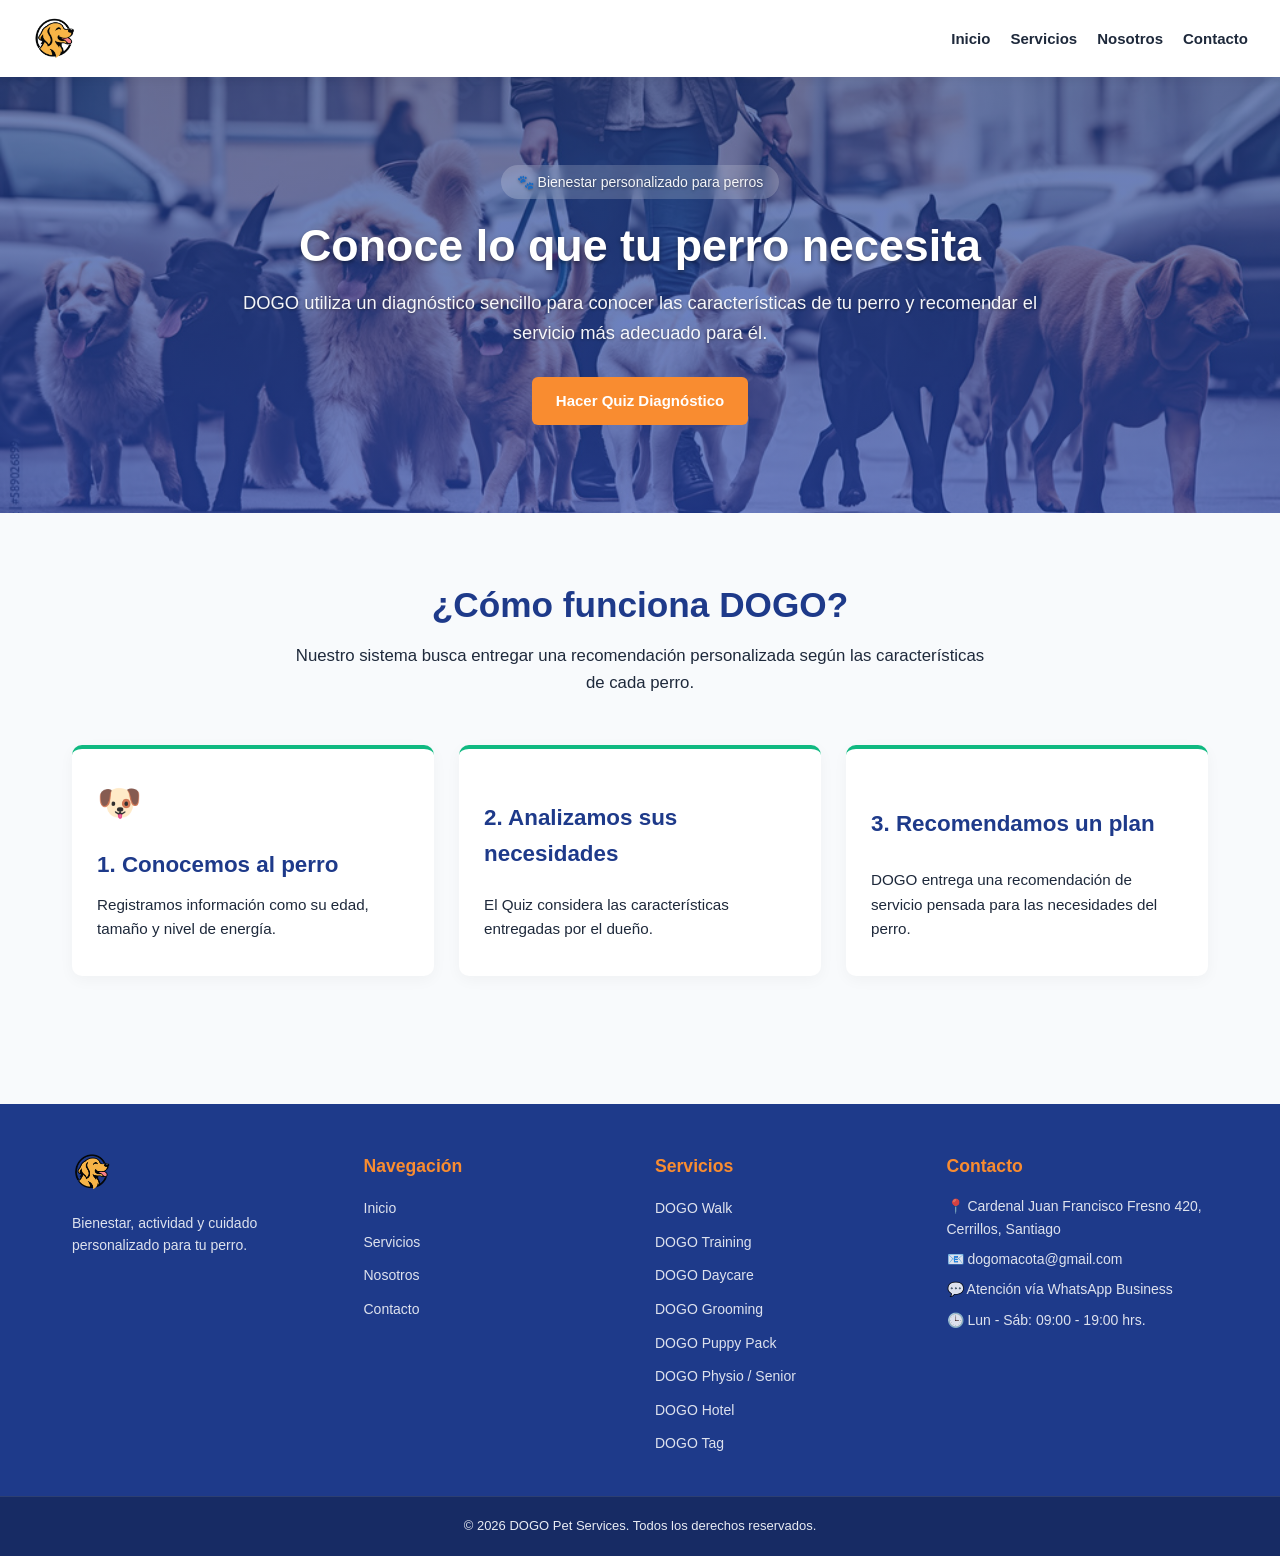
<file: index.html>
<!DOCTYPE html>

<html lang="es">

<head>
    <meta charset="UTF-8">
    <meta name="viewport" content="width=device-width, initial-scale=1.0">

<title>DOGO - Bienestar Canino</title>

<link rel="stylesheet" href="css/style.css">
<script src="js/script.js" defer></script>


</head>

<body>

<header class="navbar">


<div class="logo">
  <img src="img/logo.png" alt="Logo DOGO">
</div>

<nav>
    <a href="index.html">Inicio</a>
    <a href="servicios.html">Servicios</a>
    <a href="nosotros.html">Nosotros</a>
    <a href="contacto.html">Contacto</a>

</nav>


</header>

<main>

<section class="hero">

    <div class="hero-content">

        <p class="badge">
            🐾 Bienestar personalizado para perros
        </p>

        <h1>
            Conoce lo que tu perro necesita
        </h1>

        <p>
            DOGO utiliza un diagnóstico sencillo para conocer
            las características de tu perro y recomendar el
            servicio más adecuado para él.
        </p>

        <a href="quiz.html" class="btn">
            Hacer Quiz Diagnóstico
        </a>

    </div>

</section>

<section class="section">

    <h1>¿Cómo funciona DOGO?</h1>

    <p class="section-text">
        Nuestro sistema busca entregar una recomendación
        personalizada según las características de cada perro.
    </p>

    <div class="cards">

        <div class="card">

            <div class="card-icon">🐶</div>

            <h2>1. Conocemos al perro</h2>

            <p>
                Registramos información como su edad,
                tamaño y nivel de energía.
            </p>

        </div>

        <div class="card">

            <div class="card-icon"></div>

            <h2>2. Analizamos sus necesidades</h2>

            <p>
                El Quiz considera las características
                entregadas por el dueño.
            </p>

        </div>

        <div class="card">

            <div class="card-icon"></div>

            <h2>3. Recomendamos un plan</h2>

            <p>
                DOGO entrega una recomendación de servicio
                pensada para las necesidades del perro.
            </p>

        </div>

    </div>

</section>


</main>
<footer>
    <div class="footer-container">
        
        <div class="footer-col footer-logo">
            <img src="img/logo.png" alt="Logo DOGO">
            <p>Bienestar, actividad y cuidado personalizado para tu perro.</p>
        </div>

        <div class="footer-col">
            <h4>Navegación</h4>
            <ul>
                <li><a href="index.html">Inicio</a></li>
                <li><a href="servicios.html">Servicios</a></li>
                <li><a href="nosotros.html">Nosotros</a></li>
                <li><a href="contacto.html">Contacto</a></li>

            </ul>
        </div>

        <div class="footer-col">
            <h4>Servicios</h4>
            <ul>
                <li><a href="servicios.html">DOGO Walk</a></li>
                <li><a href="servicios.html">DOGO Training</a></li>
                <li><a href="servicios.html">DOGO Daycare</a></li>
                <li><a href="servicios.html">DOGO Grooming</a></li>
                <li><a href="servicios.html">DOGO Puppy Pack</a></li>
                <li><a href="servicios.html">DOGO Physio / Senior</a></li>
                <li><a href="servicios.html">DOGO Hotel</a></li>
                <li><a href="servicios.html">DOGO Tag</a></li>
            </ul>
        </div>

        <div class="footer-col">
            <h4>Contacto</h4>
            <p>📍 Cardenal Juan Francisco Fresno 420, Cerrillos, Santiago</p>
            <p>📧 dogomacota@gmail.com</p>
            <p>💬 Atención vía WhatsApp Business</p>
            <p>🕒 Lun - Sáb: 09:00 - 19:00 hrs.</p>
            
            <!-- Mini mapa integrado en footer -->
            <div style="margin-top: 10px; border-radius: 6px; overflow: hidden;">
                <iframe 
                title="Mapa Footer DOGO"
                width="100%" 
                height="110" 
                style="border:0; display:block;" 
                allowfullscreen="" 
                loading="lazy" 
                src="https://www.google.com/maps/embed?pb=!1m18!1m12!1m3!1d3328.654578125432!2d-70.715!3d-33.515!2m3!1f0!2f0!3f0!3m2!1i1024!2i768!4f13.1!3m3!1m2!1s0x9662c26b00000001%3A0x0!2sCardenal%20Juan%20Francisco%20Fresno%2C%20Cerrillos%2C%20Santiago%2C%20Chile!5e0!3m2!1ses!2scl!4v1710000000000">
                </iframe>
            </div>
        </div>

    </div>

    
    <div class="footer-bottom">
        <p>© 2026 DOGO Pet Services. Todos los derechos reservados.</p>
    </div>
</footer>


</body>
</html>
</file>
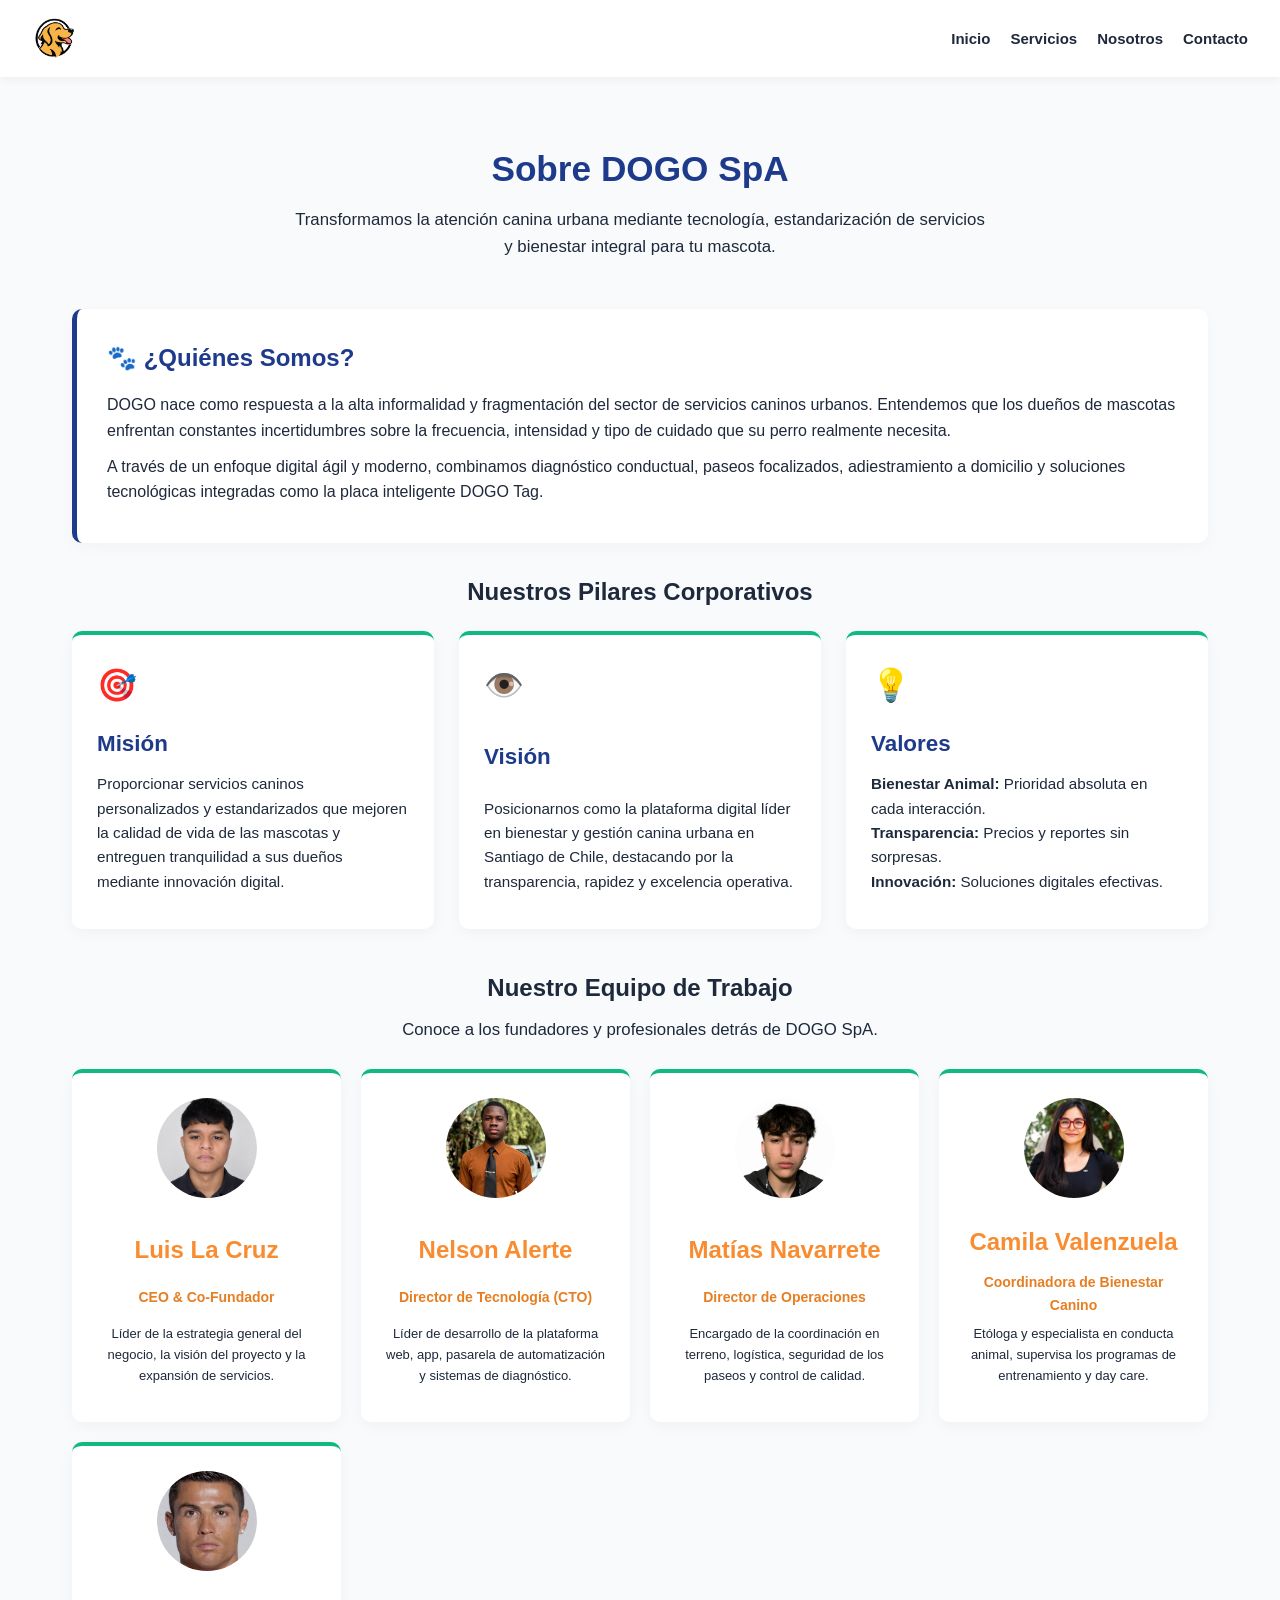
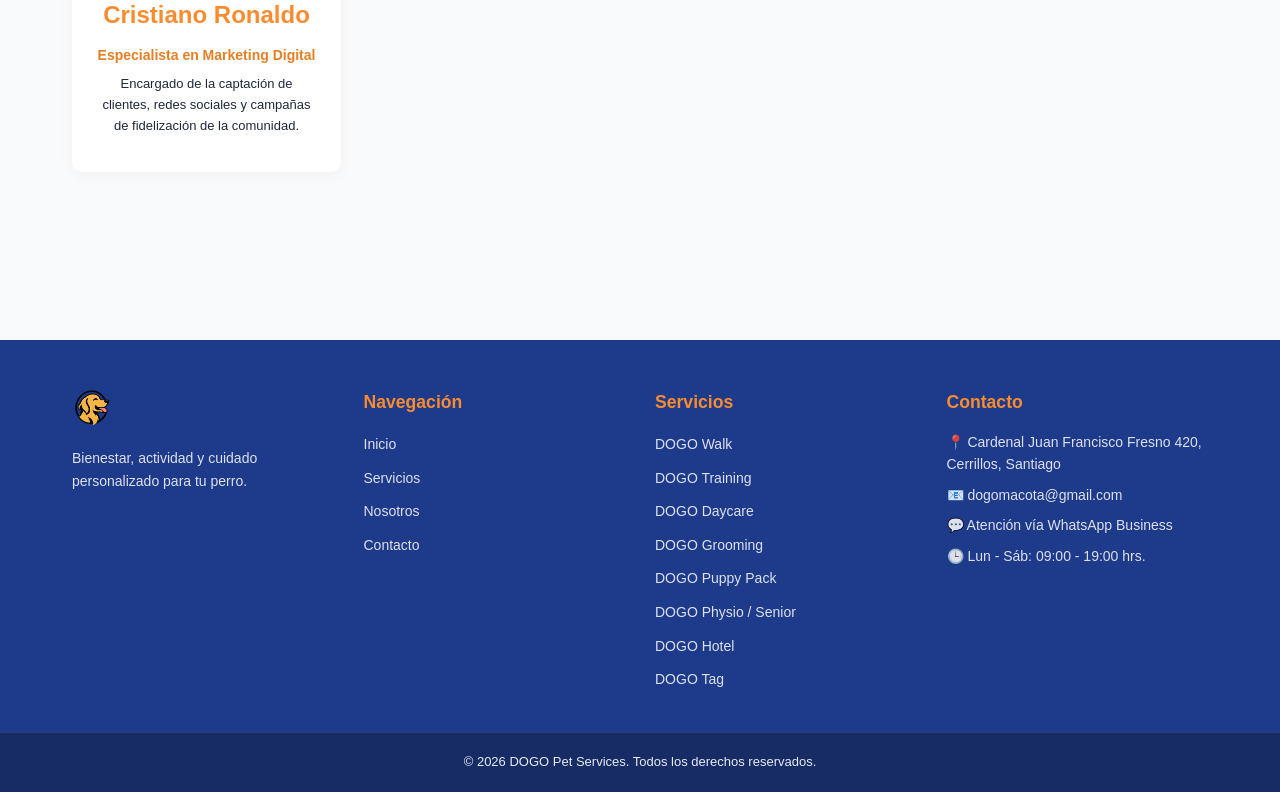
<file: nosotros.html>
<!DOCTYPE html>
<html lang="es">

<head>
    <meta charset="UTF-8">
    <meta name="viewport" content="width=device-width, initial-scale=1.0">
    <title>DOGO - Nosotros</title>
    <link rel="stylesheet" href="css/style.css">
    <script src="js/script.js" defer></script>
</head>

<body onload="cargarEquipoDogo()">

<header class="navbar">
    <div class="logo">
        <img src="img/logo.png" alt="Logo DOGO">
    </div>
    <nav>
        <a href="index.html">Inicio</a>
        <a href="servicios.html">Servicios</a>
        <a href="nosotros.html">Nosotros</a>
        <a href="contacto.html">Contacto</a>
      
    </nav>
</header>

<main>
    <section class="section">
        <h1>Sobre DOGO SpA</h1>
        <p class="section-text">
            Transformamos la atención canina urbana mediante tecnología, estandarización de servicios y bienestar integral para tu mascota.
        </p>

        <!-- QUIÉNES SOMOS  -->
        <div class="info-box" style="margin-bottom: 30px;">
            <h2>🐾 ¿Quiénes Somos?</h2>
            <p>
                DOGO nace como respuesta a la alta informalidad y fragmentación del sector de servicios caninos urbanos. Entendemos que los dueños de mascotas enfrentan constantes incertidumbres sobre la frecuencia, intensidad y tipo de cuidado que su perro realmente necesita.
            </p>
            <p style="margin-top: 10px;">
                A través de un enfoque digital ágil y moderno, combinamos diagnóstico conductual, paseos focalizados, adiestramiento a domicilio y soluciones tecnológicas integradas como la placa inteligente DOGO Tag.
            </p>
        </div>

        <!-- PILARES CORPORATIVOS -->
        <h2 style="text-align: center; margin-bottom: 20px;">Nuestros Pilares Corporativos</h2>
        <div class="cards" style="margin-bottom: 40px;">
            <div class="card">
                <div class="card-icon" style="font-size: 32px;">🎯</div>
                <h2>Misión</h2>
                <p>
                    Proporcionar servicios caninos personalizados y estandarizados que mejoren la calidad de vida de las mascotas y entreguen tranquilidad a sus dueños mediante innovación digital.
                </p>
            </div>

            <div class="card">
                <div class="card-icon" style="font-size: 32px;">👁️</div>
                <h2>Visión</h2>
                <p>
                    Posicionarnos como la plataforma digital líder en bienestar y gestión canina urbana en Santiago de Chile, destacando por la transparencia, rapidez y excelencia operativa.
                </p>
            </div>

            <div class="card">
                <div class="card-icon" style="font-size: 32px;">💡</div>
                <h2>Valores</h2>
                <p>
                    <strong>Bienestar Animal:</strong> Prioridad absoluta en cada interacción.<br>
                    <strong>Transparencia:</strong> Precios y reportes sin sorpresas.<br>
                    <strong>Innovación:</strong> Soluciones digitales efectivas.
                </p>
            </div>
        </div>

        <!-- SECCIÓN DEL EQUIPO DE TRABAJO (INYECCIÓN DINÁMICA JS) -->
        <h2 style="text-align: center; margin-bottom: 10px;">Nuestro Equipo de Trabajo</h2>
        <p class="section-text" style="margin-bottom: 25px; text-align: center;">
            Conoce a los fundadores y profesionales detrás de DOGO SpA.
        </p>
        
        <div id="contenedorEquipo" class="cards" style="margin-bottom: 40px; display: grid; grid-template-columns: repeat(auto-fit, minmax(220px, 1fr)); gap: 20px;">
            <!-- Se llena dinámicamente con JS -->
        </div>


    </section>
</main>

<footer>
    <div class="footer-container">
        
        <div class="footer-col footer-logo">
            <img src="img/logo.png" alt="Logo DOGO">
            <p>Bienestar, actividad y cuidado personalizado para tu perro.</p>
        </div>

        <div class="footer-col">
            <h4>Navegación</h4>
            <ul>
                <li><a href="index.html">Inicio</a></li>
                <li><a href="servicios.html">Servicios</a></li>
                <li><a href="nosotros.html">Nosotros</a></li>
                <li><a href="contacto.html">Contacto</a></li>

            </ul>
        </div>

        <div class="footer-col">
            <h4>Servicios</h4>
            <ul>
                <li><a href="servicios.html">DOGO Walk</a></li>
                <li><a href="servicios.html">DOGO Training</a></li>
                <li><a href="servicios.html">DOGO Daycare</a></li>
                <li><a href="servicios.html">DOGO Grooming</a></li>
                <li><a href="servicios.html">DOGO Puppy Pack</a></li>
                <li><a href="servicios.html">DOGO Physio / Senior</a></li>
                <li><a href="servicios.html">DOGO Hotel</a></li>
                <li><a href="servicios.html">DOGO Tag</a></li>
            </ul>
        </div>

        <div class="footer-col">
            <h4>Contacto</h4>
            <p>📍 Cardenal Juan Francisco Fresno 420, Cerrillos, Santiago</p>
            <p>📧 dogomacota@gmail.com</p>
            <p>💬 Atención vía WhatsApp Business</p>
            <p>🕒 Lun - Sáb: 09:00 - 19:00 hrs.</p>
            
            <!-- Mini mapa integrado en footer -->
            <div style="margin-top: 10px; border-radius: 6px; overflow: hidden;">
                <iframe 
                title="Mapa Footer DOGO"
                width="100%" 
                height="110" 
                style="border:0; display:block;" 
                allowfullscreen="" 
                loading="lazy" 
                src="https://www.google.com/maps/embed?pb=!1m18!1m12!1m3!1d3328.654578125432!2d-70.715!3d-33.515!2m3!1f0!2f0!3f0!3m2!1i1024!2i768!4f13.1!3m3!1m2!1s0x9662c26b00000001%3A0x0!2sCardenal%20Juan%20Francisco%20Fresno%2C%20Cerrillos%2C%20Santiago%2C%20Chile!5e0!3m2!1ses!2scl!4v1710000000000">
                </iframe>
            </div>
        </div>

    </div>

    
    <div class="footer-bottom">
        <p>© 2026 DOGO Pet Services. Todos los derechos reservados.</p>
    </div>
</footer>

</body>
</html>
</file>
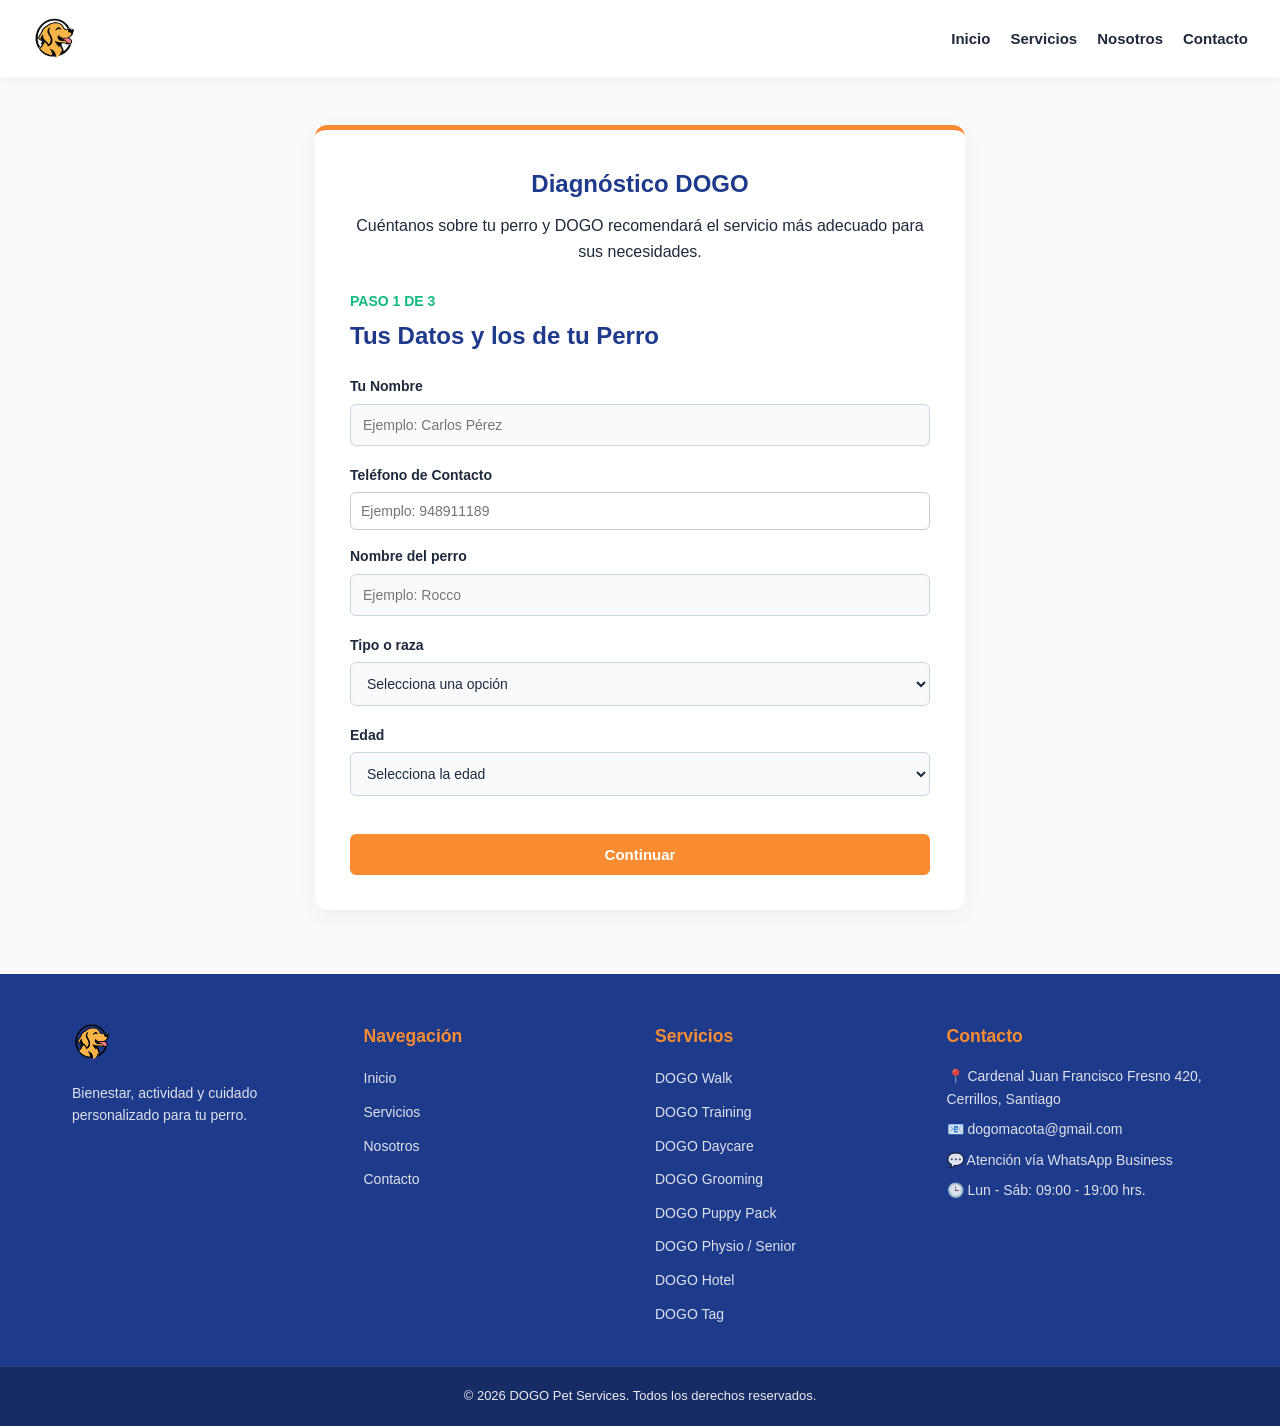
<file: quiz.html>
<!DOCTYPE html>

<html lang="es">

<head>
    <meta charset="UTF-8">
    <meta name="viewport" content="width=device-width, initial-scale=1.0">

<title>DOGO - Quiz Diagnóstico</title>

<link rel="stylesheet" href="css/style.css">
<script src="js/script.js" defer></script>


</head>

<body>

<header class="navbar">

<div class="logo">
  <img src="img/logo.png" alt="Logo DOGO">
</div>

<nav>
    <a href="index.html">Inicio</a>
    <a href="servicios.html">Servicios</a>
    <a href="nosotros.html">Nosotros</a>
    <a href="contacto.html">Contacto</a>

</nav>

</header>

<main>


<section class="quiz-container">

    <h1>Diagnóstico DOGO</h1>

    <p class="quiz-intro">
        Cuéntanos sobre tu perro y DOGO recomendará
        el servicio más adecuado para sus necesidades.
    </p>

    <!-- ETAPA 1 -->
    <div id="step1" class="quiz-step">
    <p class="numero-paso">Paso 1 de 3</p>
    <h2>Tus Datos y los de tu Perro</h2>

    <label for="nombreClienteQuiz">Tu Nombre</label>
    <input type="text" id="nombreClienteQuiz" placeholder="Ejemplo: Carlos Pérez">

    <label for="telefonoClienteQuiz">Teléfono de Contacto</label>
    <input type="tel" id="telefonoClienteQuiz" placeholder="Ejemplo: 948911189" style="width: 100%; padding: 10px; margin-bottom: 15px; border: 1px solid #ccc; border-radius: 6px; font-size: 14px; box-sizing: border-box;">

    <label for="nombrePerro">Nombre del perro</label>
    <input type="text" id="nombrePerro" placeholder="Ejemplo: Rocco">

    <label for="tipoPerro">Tipo o raza</label>
    <select id="tipoPerro" onchange="mostrarOtroTipo()">
        <option value="">Selecciona una opción</option>
        <option value="Labrador">Labrador</option>
        <option value="Golden Retriever">Golden Retriever</option>
        <option value="Pastor Alemán">Pastor Alemán</option>
        <option value="Poodle">Poodle</option>
        <option value="Bulldog">Bulldog</option>
        <option value="Chihuahua">Chihuahua</option>
        <option value="Mestizo">Mestizo</option>
        <option value="Otro">Otro</option>
    </select>

    <div id="otroTipoContainer" class="oculto">
        <label for="otroTipo">Escribe el tipo de perro</label>
        <input type="text" id="otroTipo" placeholder="Ejemplo: Husky">
    </div>

    <label for="edadPerro">Edad</label>
    <select id="edadPerro">
        <option value="">Selecciona la edad</option>
        <option value="Cachorro">Cachorro - Menos de 1 año</option>
        <option value="Joven">Joven - 1 a 3 años</option>
        <option value="Adulto">Adulto - 4 a 7 años</option>
        <option value="Senior">Senior - 8 años o más</option>
    </select>

    <button onclick="guardarPaso1()">Continuar</button>
    </div>

    <!-- ETAPA 2 -->

    <div id="step2" class="quiz-step oculto">

        <p class="numero-paso">
            Paso 2 de 3
        </p>

        <h2>Características y necesidades</h2>

        <label>
            Tamaño de tu perro
        </label>

        <select id="tamanoPerro">

            <option value="">
                Selecciona el tamaño
            </option>

            <option value="Pequeño">
                Pequeño
            </option>

            <option value="Mediano">
                Mediano
            </option>

            <option value="Grande">
                Grande
            </option>

        </select>

        <label>
            Nivel de energía
        </label>

        <select id="energiaPerro">

            <option value="">
                Selecciona el nivel
            </option>

            <option value="Bajo">
                Bajo
            </option>

            <option value="Medio">
                Medio
            </option>

            <option value="Alto">
                Alto
            </option>

        </select>

        <label>
            Necesidad principal
        </label>

        <select id="objetivoPerro">
            <option value="">Selecciona una opción</option>
            <option value="Actividad">Paseos y actividad física</option>
            <option value="Conducta">Entrenamiento y conducta</option>
            <option value="Higiene">Baño, peluquería e higiene</option>
            <option value="Viaje">Alojamiento nocturno / Viaje del dueño</option>
            <option value="Cuidado">Cuidado de día y compañía</option>
            <option value="General">Bienestar general / Senior</option>
        </select>

        <button onclick="mostrarResultado()">
            Ver diagnóstico
        </button>

    </div>

    <!-- ETAPA 3 -->

    <div id="resultado" class="quiz-result oculto">

        <p class="numero-paso">
            Paso 3 de 3
        </p>

        <h2>Resultado del diagnóstico</h2>

        <p id="mensajeResultado"></p>

        <div class="resultado-datos">

            <p>
                <strong>Nombre:</strong>
                <span id="resultadoNombre"></span>
            </p>

            <p>
                <strong>Tipo:</strong>
                <span id="resultadoTipo"></span>
            </p>

            <p>
                <strong>Edad:</strong>
                <span id="resultadoEdad"></span>
            </p>

            <p>
                <strong>Tamaño:</strong>
                <span id="resultadoTamano"></span>
            </p>

            <p>
                <strong>Energía:</strong>
                <span id="resultadoEnergia"></span>
            </p>

            <p>
                <strong>Necesidad:</strong>
                <span id="resultadoObjetivo"></span>
            </p>

        </div>

        <div class="plan-recomendado">

            <h2 id="nombrePlan"></h2>

            <p id="descripcionPlan"></p>

            <h3 id="precioPlan"></h3>

            <p id="beneficiosPlan"></p>

        </div>

        <a
            id="whatsappButton"
            class="btn whatsapp"
            href="#"
            target="_blank"
        >
            Consultar por WhatsApp
        </a>

        <br><br>

        <button onclick="location.reload()" class="btn" style="background-color: #F98C30; width: 100%; margin-top: 15px;">
            Realizar otro diagnóstico
        </button>

    </div>

</section>


</main>

<footer>
    <div class="footer-container">
        
        <div class="footer-col footer-logo">
            <img src="img/logo.png" alt="Logo DOGO">
            <p>Bienestar, actividad y cuidado personalizado para tu perro.</p>
        </div>

        <div class="footer-col">
            <h4>Navegación</h4>
            <ul>
                <li><a href="index.html">Inicio</a></li>
                <li><a href="servicios.html">Servicios</a></li>
                <li><a href="nosotros.html">Nosotros</a></li>
                <li><a href="contacto.html">Contacto</a></li>

            </ul>
        </div>

        <div class="footer-col">
            <h4>Servicios</h4>
            <ul>
                <li><a href="servicios.html">DOGO Walk</a></li>
                <li><a href="servicios.html">DOGO Training</a></li>
                <li><a href="servicios.html">DOGO Daycare</a></li>
                <li><a href="servicios.html">DOGO Grooming</a></li>
                <li><a href="servicios.html">DOGO Puppy Pack</a></li>
                <li><a href="servicios.html">DOGO Physio / Senior</a></li>
                <li><a href="servicios.html">DOGO Hotel</a></li>
                <li><a href="servicios.html">DOGO Tag</a></li>
            </ul>
        </div>

        <div class="footer-col">
            <h4>Contacto</h4>
            <p>📍 Cardenal Juan Francisco Fresno 420, Cerrillos, Santiago</p>
            <p>📧 dogomacota@gmail.com</p>
            <p>💬 Atención vía WhatsApp Business</p>
            <p>🕒 Lun - Sáb: 09:00 - 19:00 hrs.</p>
            
            <!-- Mini mapa integrado en footer -->
            <div style="margin-top: 10px; border-radius: 6px; overflow: hidden;">
                <iframe 
                title="Mapa Footer DOGO"
                width="100%" 
                height="110" 
                style="border:0; display:block;" 
                allowfullscreen="" 
                loading="lazy" 
                src="https://www.google.com/maps/embed?pb=!1m18!1m12!1m3!1d3328.654578125432!2d-70.715!3d-33.515!2m3!1f0!2f0!3f0!3m2!1i1024!2i768!4f13.1!3m3!1m2!1s0x9662c26b00000001%3A0x0!2sCardenal%20Juan%20Francisco%20Fresno%2C%20Cerrillos%2C%20Santiago%2C%20Chile!5e0!3m2!1ses!2scl!4v1710000000000">
                </iframe>
            </div>
        </div>

    </div>

    
    <div class="footer-bottom">
        <p>© 2026 DOGO Pet Services. Todos los derechos reservados.</p>
    </div>
</footer>


</body>
</html>
</file>
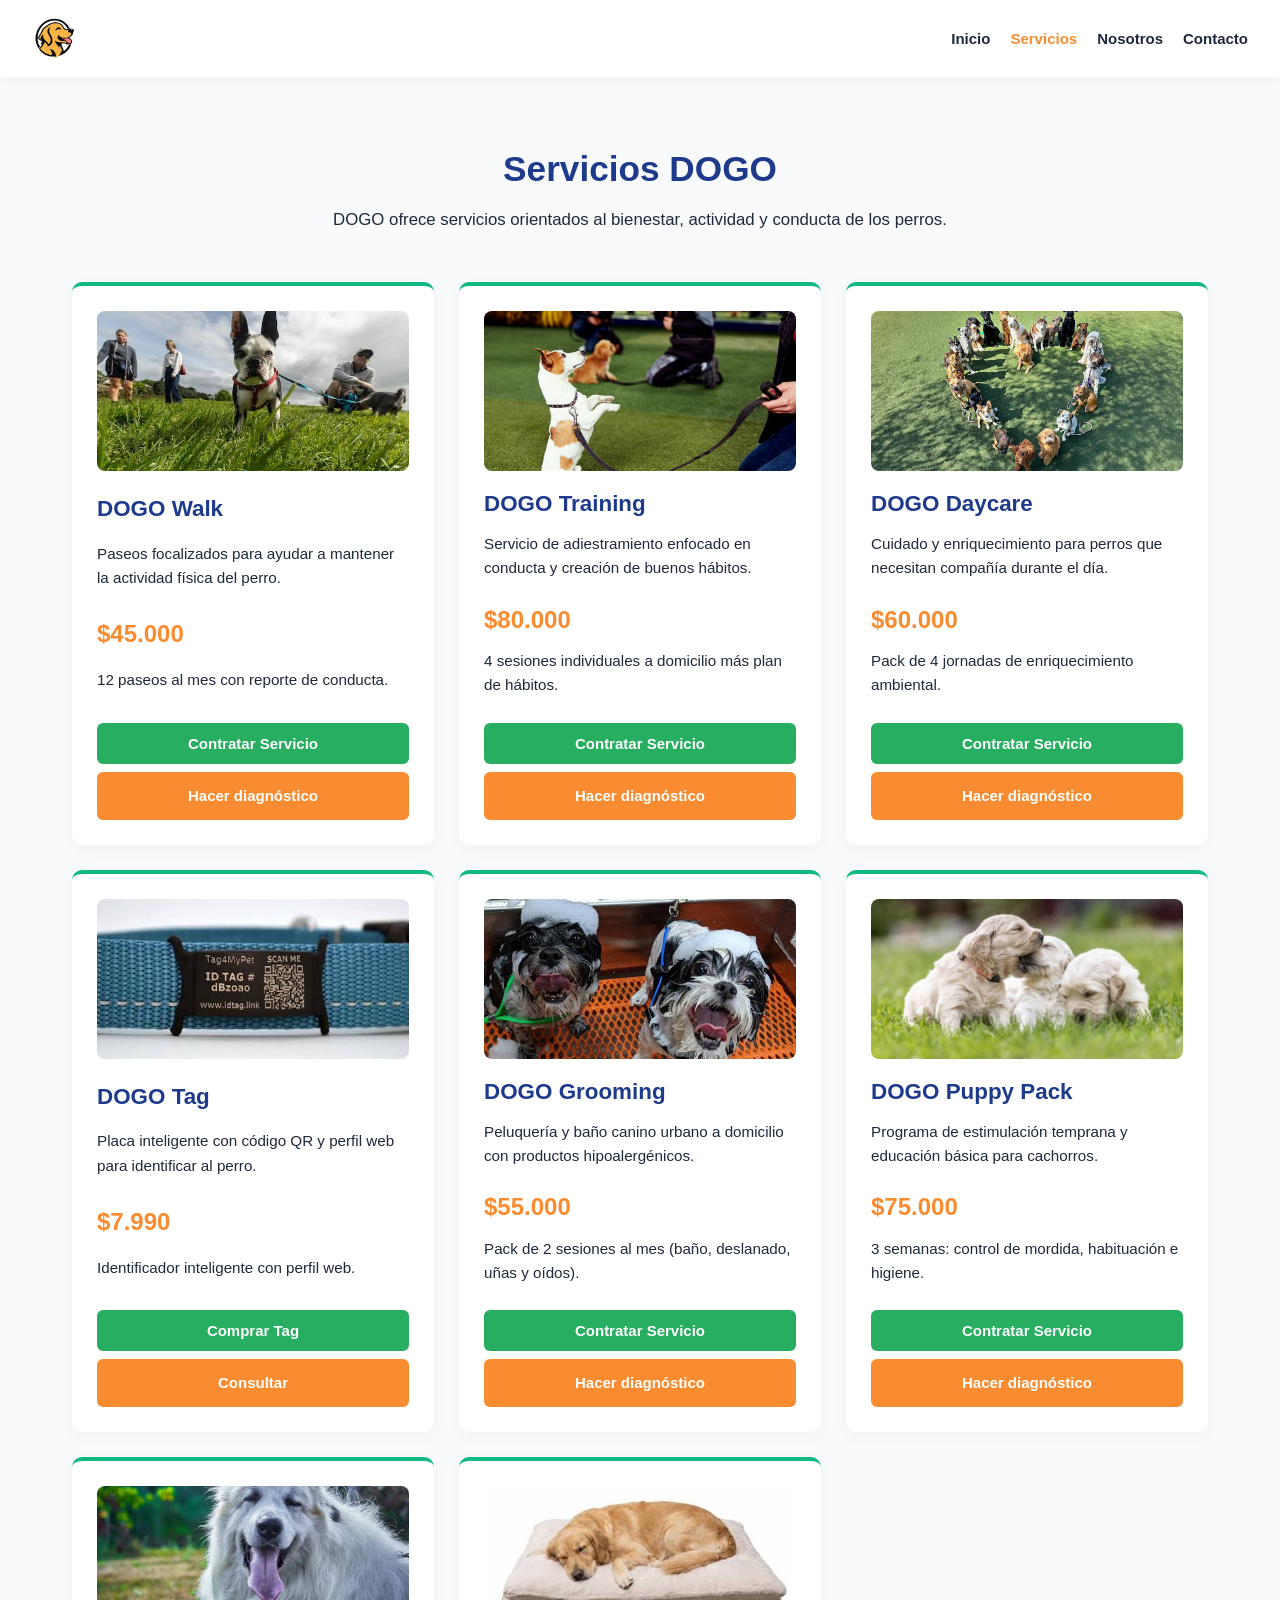
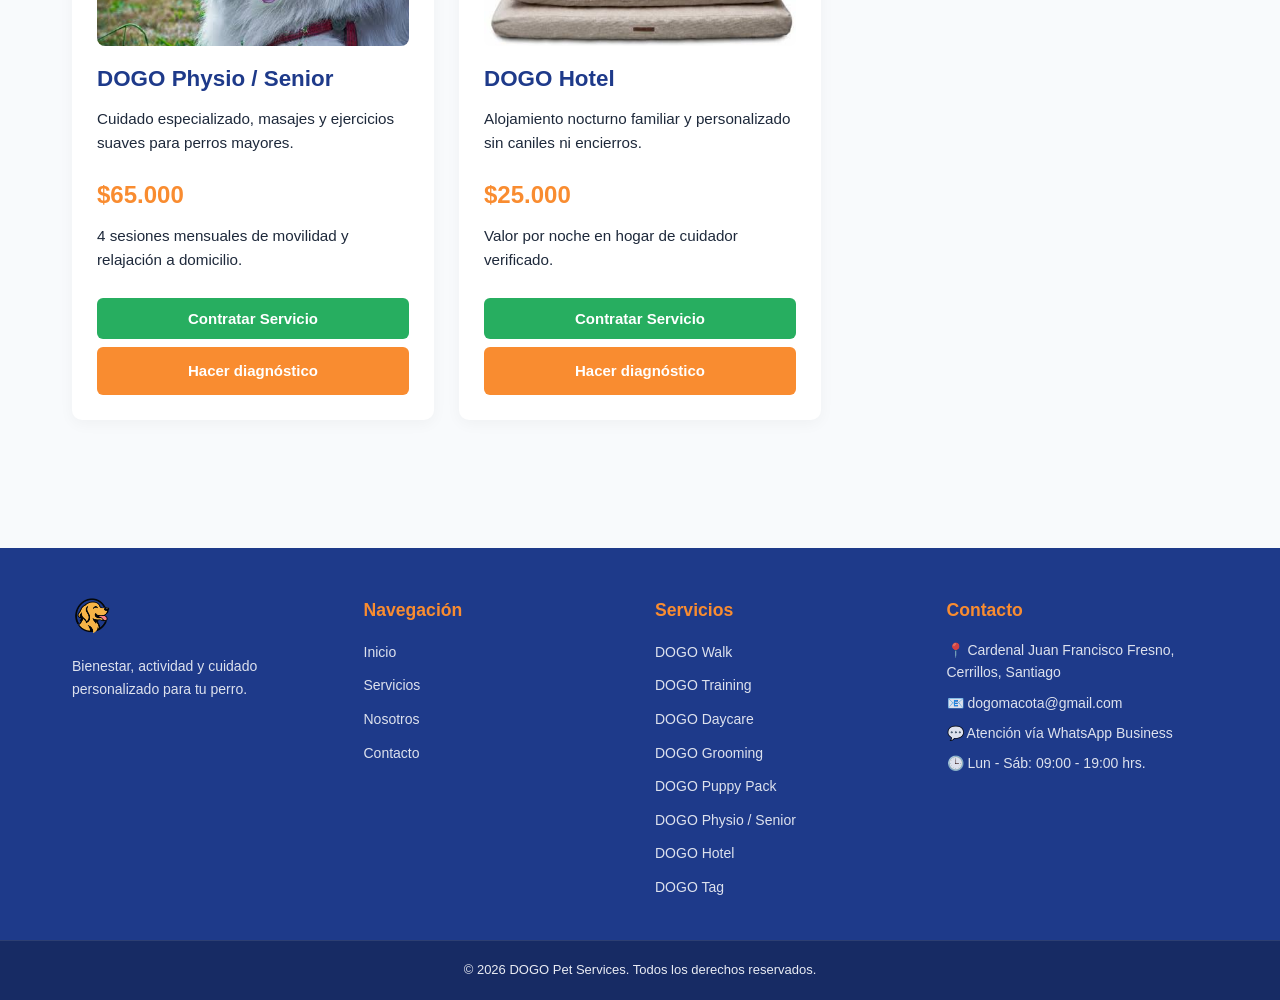
<file: servicios.html>
<!DOCTYPE html>
<html lang="es">

<head>
 <meta charset="UTF-8">
 <meta name="viewport" content="width=device-width, initial-scale=1.0">
 <title>DOGO - Servicios</title>
 <link rel="stylesheet" href="css/style.css">
 <script src="js/script.js" defer></script>
</head>

<body>

<header class="navbar">
 <div class="logo">
 <img src="img/logo.png" alt="Logo DOGO">
 </div>
 <nav>
 <a href="index.html">Inicio</a>
 <a href="servicios.html" class="active">Servicios</a>
 <a href="nosotros.html">Nosotros</a>
 <a href="contacto.html">Contacto</a>
 </nav>
</header>

<main>
 <section class="section">
 <h1>Servicios DOGO</h1>
 <p class="section-text">DOGO ofrece servicios orientados al bienestar, actividad y conducta de los perros.</p>

 <div class="cards">

 <!-- DOGO Walk -->
 <div class="card">
 <div class="card-img-container">
 <img src="img/servicio-walk.jpg" alt="DOGO Walk" class="card-img" onerror="this.parentNode.style.display='none'">
 </div>
 <h2>DOGO Walk</h2>
 <p>Paseos focalizados para ayudar a mantener la actividad física del perro.</p>
 <h3>$45.000</h3>
 <p>12 paseos al mes con reporte de conducta.</p>
 <div style="display: flex; flex-direction: column; gap: 8px; margin-top: 15px;">
 <button onclick="contratarServicio('DOGO Walk', '$45.000')" class="btn" style="background-color: #27ae60;">Contratar Servicio</button>
 <a href="quiz.html" class="btn">Hacer diagnóstico</a>
 </div>
 </div>

 <!-- DOGO Training -->
 <div class="card">
 <div class="card-img-container">
 <img src="img/servicio-training.jpg" alt="DOGO Training" class="card-img" onerror="this.parentNode.style.display='none'">
 </div>
 <h2>DOGO Training</h2>
 <p>Servicio de adiestramiento enfocado en conducta y creación de buenos hábitos.</p>
 <h3>$80.000</h3>
 <p>4 sesiones individuales a domicilio más plan de hábitos.</p>
 <div style="display: flex; flex-direction: column; gap: 8px; margin-top: 15px;">
 <button onclick="contratarServicio('DOGO Training', '$80.000')" class="btn" style="background-color: #27ae60;">Contratar Servicio</button>
 <a href="quiz.html" class="btn">Hacer diagnóstico</a>
 </div>
 </div>

 <!-- DOGO Daycare -->
 <div class="card">
 <div class="card-img-container">
 <img src="img/servicio-daycare.jpg" alt="DOGO Daycare" class="card-img" onerror="this.parentNode.style.display='none'">
 </div>
 <h2>DOGO Daycare</h2>
 <p>Cuidado y enriquecimiento para perros que necesitan compañía durante el día.</p>
 <h3>$60.000</h3>
 <p>Pack de 4 jornadas de enriquecimiento ambiental.</p>
 <div style="display: flex; flex-direction: column; gap: 8px; margin-top: 15px;">
 <button onclick="contratarServicio('DOGO Daycare', '$60.000')" class="btn" style="background-color: #27ae60;">Contratar Servicio</button>
 <a href="quiz.html" class="btn">Hacer diagnóstico</a>
 </div>
 </div>

 <!-- DOGO Tag -->
 <div class="card">
 <div class="card-img-container">
 <img src="img/servicio-tag.jpg" alt="DOGO Tag" class="card-img" onerror="this.parentNode.style.display='none'">
 </div>
 <h2>DOGO Tag</h2>
 <p>Placa inteligente con código QR y perfil web para identificar al perro.</p>
 <h3>$7.990</h3>
 <p>Identificador inteligente con perfil web.</p>
 <div style="display: flex; flex-direction: column; gap: 8px; margin-top: 15px;">
 <button onclick="contratarServicio('DOGO Tag', '$7.990')" class="btn" style="background-color: #27ae60;">Comprar Tag</button>
 <a href="contacto.html" class="btn">Consultar</a>
 </div>
 </div>

 <!-- DOGO Grooming -->
 <div class="card">
 <div class="card-img-container">
 <img src="img/servicio-grooming.jpg" alt="DOGO Grooming" class="card-img" onerror="this.parentNode.style.display='none'">
 </div>
 <h2>DOGO Grooming</h2>
 <p>Peluquería y baño canino urbano a domicilio con productos hipoalergénicos.</p>
 <h3>$55.000</h3>
 <p>Pack de 2 sesiones al mes (baño, deslanado, uñas y oídos).</p>
 <div style="display: flex; flex-direction: column; gap: 8px; margin-top: 15px;">
 <button onclick="contratarServicio('DOGO Grooming', '$55.000')" class="btn" style="background-color: #27ae60;">Contratar Servicio</button>
 <a href="quiz.html" class="btn">Hacer diagnóstico</a>
 </div>
 </div>

 <!-- DOGO Puppy Pack -->
 <div class="card">
 <div class="card-img-container">
 <img src="img/servicio-puppy.jpg" alt="DOGO Puppy Pack" class="card-img" onerror="this.parentNode.style.display='none'">
 </div>
 <h2>DOGO Puppy Pack</h2>
 <p>Programa de estimulación temprana y educación básica para cachorros.</p>
 <h3>$75.000</h3>
 <p>3 semanas: control de mordida, habituación e higiene.</p>
 <div style="display: flex; flex-direction: column; gap: 8px; margin-top: 15px;">
 <button onclick="contratarServicio('DOGO Puppy Pack', '$75.000')" class="btn" style="background-color: #27ae60;">Contratar Servicio</button>
 <a href="quiz.html" class="btn">Hacer diagnóstico</a>
 </div>
 </div>

 <!-- DOGO Senior Care / Physio -->
 <div class="card">
 <div class="card-img-container">
 <img src="img/servicio-senior.jpg" alt="DOGO Physio / Senior" class="card-img" onerror="this.parentNode.style.display='none'">
 </div>
 <h2>DOGO Physio / Senior</h2>
 <p>Cuidado especializado, masajes y ejercicios suaves para perros mayores.</p>
 <h3>$65.000</h3>
 <p>4 sesiones mensuales de movilidad y relajación a domicilio.</p>
 <div style="display: flex; flex-direction: column; gap: 8px; margin-top: 15px;">
 <button onclick="contratarServicio('DOGO Physio / Senior', '$65.000')" class="btn" style="background-color: #27ae60;">Contratar Servicio</button>
 <a href="quiz.html" class="btn">Hacer diagnóstico</a>
 </div>
 </div>

 <!-- DOGO Hotel -->
 <div class="card">
 <div class="card-img-container">
 <img src="img/servicio-hotel.jpg" alt="DOGO Hotel" class="card-img" onerror="this.parentNode.style.display='none'">
 </div>
 <h2>DOGO Hotel</h2>
 <p>Alojamiento nocturno familiar y personalizado sin caniles ni encierros.</p>
 <h3>$25.000</h3>
 <p>Valor por noche en hogar de cuidador verificado.</p>
 <div style="display: flex; flex-direction: column; gap: 8px; margin-top: 15px;">
 <button onclick="contratarServicio('DOGO Hotel', '$25.000')" class="btn" style="background-color: #27ae60;">Contratar Servicio</button>
 <a href="quiz.html" class="btn">Hacer diagnóstico</a>
 </div>
 </div>

 </div>
 </section>
</main>

<footer>
 <div class="footer-container">
 <div class="footer-col footer-logo">
 <img src="img/logo.png" alt="Logo DOGO">
 <p>Bienestar, actividad y cuidado personalizado para tu perro.</p>
 </div>

 <div class="footer-col">
 <h4>Navegación</h4>
 <ul>
 <li><a href="index.html">Inicio</a></li>
 <li><a href="servicios.html">Servicios</a></li>
 <li><a href="nosotros.html">Nosotros</a></li>
 <li><a href="contacto.html">Contacto</a></li>
 </ul>
 </div>

 <div class="footer-col">
 <h4>Servicios</h4>
 <ul>
 <li><a href="servicios.html">DOGO Walk</a></li>
 <li><a href="servicios.html">DOGO Training</a></li>
 <li><a href="servicios.html">DOGO Daycare</a></li>
 <li><a href="servicios.html">DOGO Grooming</a></li>
 <li><a href="servicios.html">DOGO Puppy Pack</a></li>
 <li><a href="servicios.html">DOGO Physio / Senior</a></li>
 <li><a href="servicios.html">DOGO Hotel</a></li>
 <li><a href="servicios.html">DOGO Tag</a></li>
 </ul>
 </div>

 <div class="footer-col">
 <h4>Contacto</h4>
 <p>📍 Cardenal Juan Francisco Fresno, Cerrillos, Santiago</p>
 <p>📧 dogomacota@gmail.com</p>
 <p>💬 Atención vía WhatsApp Business</p>
 <p>🕒 Lun - Sáb: 09:00 - 19:00 hrs.</p>
 
 <div style="margin-top: 10px; border-radius: 6px; overflow: hidden;">
 <iframe 
 title="Mapa Footer DOGO"
 width="100%" 
 height="110" 
 style="border:0; display:block;" 
 allowfullscreen="" 
 loading="lazy" 
 src="https://www.google.com/maps/embed?pb=!1m18!1m12!1m3!1d3328.654578125432!2d-70.715!3d-33.515!2m3!1f0!2f0!3f0!3m2!1i1024!2i768!4f13.1!3m3!1m2!1s0x9662c26b00000001%3A0x0!2sCardenal%20Juan%20Francisco%20Fresno%2C%20Cerrillos%2C%20Santiago%2C%20Chile!5e0!3m2!1ses!2scl!4v1710000000000">
 </iframe>
 </div>
 </div>
 </div>

 <div class="footer-bottom">
 <p>© 2026 DOGO Pet Services. Todos los derechos reservados.</p>
 </div>
</footer>

</body>
</html>
</file>
<file: css/style.css>
/* ==========================================================
   ESTILOS GENERALES Y RESETS
   ========================================================== */
* {
  margin: 0;
  padding: 0;
  box-sizing: border-box;
  font-family: 'Segoe UI', Tahoma, Geneva, Verdana, sans-serif;
}

body {
  background-color: #F8FAFC;
  color: #1E293B;
  line-height: 1.6;
}

main {
  min-height: 80vh;
}

/* ==========================================================
   HEADER / BARRA DE NAVEGACIÓN (NAVBAR)
   ========================================================== */
.navbar {
  background-color: #FFFFFF;
  display: flex;
  justify-content: space-between;
  align-items: center;
  padding: 1rem 2rem;
  box-shadow: 0 2px 10px rgba(0, 0, 0, 0.05);
  position: sticky;
  top: 0;
  z-index: 1000;
}

.navbar .logo img {
  height: 45px;
  width: auto;
  display: block;
}

.navbar nav {
  display: flex;
  align-items: center;
  gap: 20px;
}

.navbar nav a {
  text-decoration: none;
  color: #1E293B;
  font-weight: 600;
  font-size: 15px;
  transition: color 0.3s ease;
}

.navbar nav a:hover,
.navbar nav a.active {
  color: #F98C30;
}

/* ==========================================================
   SECCIÓN HERO / INICIO CON IMAGEN DE FONDO
   ========================================================== */
.hero {
  background: linear-gradient(rgba(30, 58, 138, 0.65), rgba(30, 64, 175, 0.65)), url('../img/hero-bg.jpg');
  background-size: cover;
  background-position: center 35%;
  background-repeat: no-repeat;
  color: #FFFFFF;
  padding: 5.5rem 2rem;
  text-align: center;
}

.hero-content {
  max-width: 800px;
  margin: 0 auto;
}

.hero .badge {
  background-color: rgba(255, 255, 255, 0.2);
  color: #FFFFFF;
  display: inline-block;
  padding: 6px 16px;
  border-radius: 20px;
  font-size: 14px;
  font-weight: 500;
  margin-bottom: 20px;
  backdrop-filter: blur(4px);
}

.hero h1 {
  font-size: 2.8rem;
  font-weight: 800;
  margin-bottom: 15px;
  line-height: 1.2;
  text-shadow: 0 2px 4px rgba(0, 0, 0, 0.4);
}

.hero p {
  font-size: 1.15rem;
  margin-bottom: 30px;
  opacity: 0.95;
  text-shadow: 0 1px 3px rgba(0, 0, 0, 0.4);
}

/* ==========================================================
   SECCIONES Y MÓDULOS DE CONTENIDO
   ========================================================== */
.section {
  max-width: 1200px;
  margin: 0 auto;
  padding: 4rem 2rem;
}

.section h1 {
  color: #1E3A8A;
  font-size: 2.2rem;
  text-align: center;
  margin-bottom: 10px;
}

.section-text {
  text-align: center;
  color: #1E293B;
  max-width: 700px;
  margin: 0 auto 3rem auto;
  font-size: 1.05rem;
}

/* ==========================================================
   TARJETAS (CARDS) E IMÁGENES DE SERVICIOS
   ========================================================== */
.cards {
  display: grid;
  grid-template-columns: repeat(auto-fit, minmax(280px, 1fr));
  gap: 25px;
  margin-top: 20px;
}

.card {
  background-color: #FFFFFF;
  border-radius: 10px;
  padding: 25px;
  box-shadow: 0 4px 15px rgba(0, 0, 0, 0.04);
  border-top: 4px solid #10B981;
  transition: transform 0.3s ease, box-shadow 0.3s ease;
  display: flex;
  flex-direction: column;
  justify-content: space-between;
}

.card:hover {
  transform: translateY(-5px);
  box-shadow: 0 8px 25px rgba(0, 0, 0, 0.08);
}

/* Contenedor de imágenes para tarjetas de servicios */
.card-img-container {
  width: 100%;
  height: 160px;
  border-radius: 8px;
  overflow: hidden;
  margin-bottom: 15px;
  background-color: #e2e8f0;
}

.card-img {
  width: 100%;
  height: 100%;
  object-fit: cover;
  transition: transform 0.3s ease;
}

.card:hover .card-img {
  transform: scale(1.05);
}

.card-icon {
  font-size: 36px;
  margin-bottom: 15px;
}

.card h2 {
  color: #1E3A8A;
  font-size: 1.4rem;
  margin-bottom: 10px;
}

.card h3 {
  color: #F98C30;
  font-size: 1.5rem;
  margin: 10px 0;
}

.card p {
  color: #1E293B;
  font-size: 0.95rem;
  margin-bottom: 10px;
}

/* ==========================================================
   CAJAS INFORMATIVAS (INFO-BOX)
   ========================================================== */
.info-box {
  background-color: #FFFFFF;
  border-radius: 10px;
  padding: 30px;
  margin-bottom: 30px;
  box-shadow: 0 4px 15px rgba(0, 0, 0, 0.03);
  border-left: 5px solid #1E3A8A;
}

.info-box h2 {
  color: #1E3A8A;
  margin-bottom: 15px;
  font-size: 1.5rem;
}

.info-box p {
  margin-bottom: 8px;
  font-size: 1rem;
}

/* ==========================================================
   BOTONES
   ========================================================== */
.btn {
  display: inline-block;
  background-color: #F98C30;
  color: #FFFFFF;
  padding: 12px 24px;
  border: none;
  border-radius: 6px;
  font-weight: 700;
  font-size: 15px;
  text-decoration: none;
  text-align: center;
  cursor: pointer;
  transition: background-color 0.3s ease, transform 0.2s ease;
}

.btn:hover {
  background-color: #e07b22;
}

.btn.whatsapp {
  background-color: #10B981;
}

.btn.whatsapp:hover {
  background-color: #0d9668;
}

/* ==========================================================
   FORMULARIOS, VALIDACIONES Y CONTACTO
   ========================================================== */
.contact-container {
  display: grid;
  grid-template-columns: repeat(auto-fit, minmax(320px, 1fr));
  gap: 30px;
  margin-top: 20px;
}

.contact-info {
  background-color: #FFFFFF;
  padding: 30px;
  border-radius: 10px;
  box-shadow: 0 4px 15px rgba(0, 0, 0, 0.03);
  border-top: 4px solid #1E3A8A;
}

.contact-info h2 {
  color: #1E3A8A;
  margin-bottom: 20px;
}

.contact-info p {
  margin-bottom: 15px;
  font-size: 1rem;
}

.contact-form {
  background-color: #FFFFFF;
  padding: 30px;
  border-radius: 10px;
  box-shadow: 0 4px 15px rgba(0, 0, 0, 0.03);
  border-top: 4px solid #F98C30;
}

.contact-form h2 {
  color: #1E3A8A;
  margin-bottom: 20px;
}

label {
  display: block;
  font-weight: 600;
  margin-bottom: 6px;
  color: #1E293B;
  font-size: 14px;
}

input[type="text"],
input[type="email"],
input[type="password"],
select,
textarea {
  width: 100%;
  padding: 12px;
  margin-bottom: 18px;
  border: 1px solid #CBD5E1;
  border-radius: 6px;
  background-color: #F8FAFC;
  color: #1E293B;
  font-size: 14px;
  outline: none;
  transition: border-color 0.3s ease;
}

input:focus,
select:focus,
textarea:focus {
  border-color: #1E3A8A;
  background-color: #FFFFFF;
}

/* Validaciones y Mensajes de Estado */
#mensajeEstado {
  margin-top: 10px;
  font-weight: bold;
  font-size: 14px;
}

.error-msg, 
#errorLogin {
  color: #DC2626 !important;
  margin-top: 5px;
  font-size: 14px;
  font-weight: 600;
}

/* ==========================================================
   QUIZ DIAGNÓSTICO
   ========================================================== */
.quiz-container {
  max-width: 650px;
  margin: 3rem auto;
  background-color: #FFFFFF;
  padding: 35px;
  border-radius: 12px;
  box-shadow: 0 6px 20px rgba(0, 0, 0, 0.05);
  border-top: 5px solid #F98C30;
}

.quiz-container h1 {
  color: #1E3A8A;
  text-align: center;
  margin-bottom: 10px;
}

.quiz-intro {
  text-align: center;
  color: #1E293B;
  margin-bottom: 25px;
}

.numero-paso {
  color: #10B981;
  font-weight: 700;
  font-size: 14px;
  text-transform: uppercase;
  margin-bottom: 5px;
}

.quiz-step h2 {
  color: #1E3A8A;
  margin-bottom: 20px;
}

.quiz-step button {
  display: block;
  width: 100%;
  margin-top: 20px;
  background-color: #F98C30;
  color: #FFFFFF;
  padding: 12px 24px;
  border: none;
  border-radius: 6px;
  font-weight: 700;
  font-size: 15px;
  cursor: pointer;
  transition: background-color 0.3s ease;
}

.quiz-step button:hover {
  background-color: #e07b22;
}

.oculto {
  display: none !important;
}

.resultado-datos {
  background-color: #F8FAFC;
  padding: 15px;
  border-radius: 8px;
  margin: 15px 0;
  border: 1px solid #E2E8F0;
}

.plan-recomendado {
  background-color: rgba(16, 185, 129, 0.08);
  border: 2px solid #10B981;
  padding: 20px;
  border-radius: 8px;
  margin: 20px 0;
}

.plan-recomendado h2 {
  color: #10B981;
  margin-bottom: 10px;
}

.plan-recomendado h3 {
  color: #F98C30;
  font-size: 1.6rem;
  margin: 10px 0;
}

/* ==========================================================
   TABLAS (FINANZAS / PANEL DE CONTROL)
   ========================================================== */
.table-container {
  overflow-x: auto;
  margin-top: 15px;
}

table,
.tabla-dogo {
  width: 100%;
  border-collapse: collapse;
  background-color: #FFFFFF;
  border-radius: 8px;
  overflow: hidden;
}

th {
  background-color: #1E3A8A;
  color: #FFFFFF;
  text-align: left;
  padding: 12px 15px;
  font-weight: 600;
  font-size: 14px;
}

td {
  padding: 12px 15px;
  border-bottom: 1px solid #E2E8F0;
  color: #1E293B;
  font-size: 14px;
}

tr:nth-child(even) {
  background-color: #F8FAFC;
}

tr:hover {
  background-color: rgba(249, 140, 48, 0.05);
}

/* ==========================================================
   FOOTER / PIE DE PÁGINA
   ========================================================== */
footer {
  background-color: #1E3A8A;
  color: #FFFFFF;
  margin-top: 4rem;
  padding-top: 3rem;
}

.footer-container {
  max-width: 1200px;
  margin: 0 auto;
  padding: 0 2rem 2rem 2rem;
  display: grid;
  grid-template-columns: repeat(auto-fit, minmax(220px, 1fr));
  gap: 30px;
}

.footer-col h4 {
  color: #F98C30;
  font-size: 1.1rem;
  margin-bottom: 15px;
}

.footer-col ul {
  list-style: none;
}

.footer-col ul li {
  margin-bottom: 8px;
}

.footer-col ul li a {
  color: #FFFFFF;
  text-decoration: none;
  opacity: 0.85;
  transition: opacity 0.3s ease, color 0.3s ease;
  font-size: 14px;
}

.footer-col ul li a:hover {
  opacity: 1;
  color: #F98C30;
}

.footer-col p {
  opacity: 0.85;
  font-size: 14px;
  margin-bottom: 8px;
}

.footer-logo img {
  height: 40px;
  width: auto;
  margin-bottom: 12px;
}

.footer-bottom {
  background-color: #172a60;
  text-align: center;
  padding: 1.2rem;
  font-size: 13px;
  opacity: 0.9;
  border-top: 1px solid rgba(255, 255, 255, 0.1);
}

/* ==========================================================
   MEDIA QUERIES / RESPONSIVE OPTIMIZADO PARA MÓVILES
   ========================================================== */
@media (max-width: 768px) {
  /* Navbar adaptable en celulares */
  .navbar {
    flex-direction: column;
    padding: 1rem;
    gap: 12px;
  }

  .navbar nav {
    gap: 12px;
    flex-wrap: wrap;
    justify-content: center;
  }

  /* Sección Hero adaptativa */
  .hero {
    padding: 3.5rem 1rem;
  }

  .hero h1 {
    font-size: 2rem;
  }

  .hero p {
    font-size: 1rem;
  }

  /* Secciones de contenido general */
  .section {
    padding: 2.5rem 1rem;
  }

  .section h1 {
    font-size: 1.8rem;
  }

  /* Quiz y contenedores de contacto */
  .quiz-container {
    margin: 1.5rem 1rem;
    padding: 20px;
  }

  .contact-container {
    grid-template-columns: 1fr;
  }

  .contact-info, 
  .contact-form {
    padding: 20px;
  }
}

@media (max-width: 480px) {
  .navbar nav a {
    font-size: 13px;
  }

  .hero h1 {
    font-size: 1.7rem;
  }
  
  .card-img-container {
    height: 140px;
  }
}
</file>
